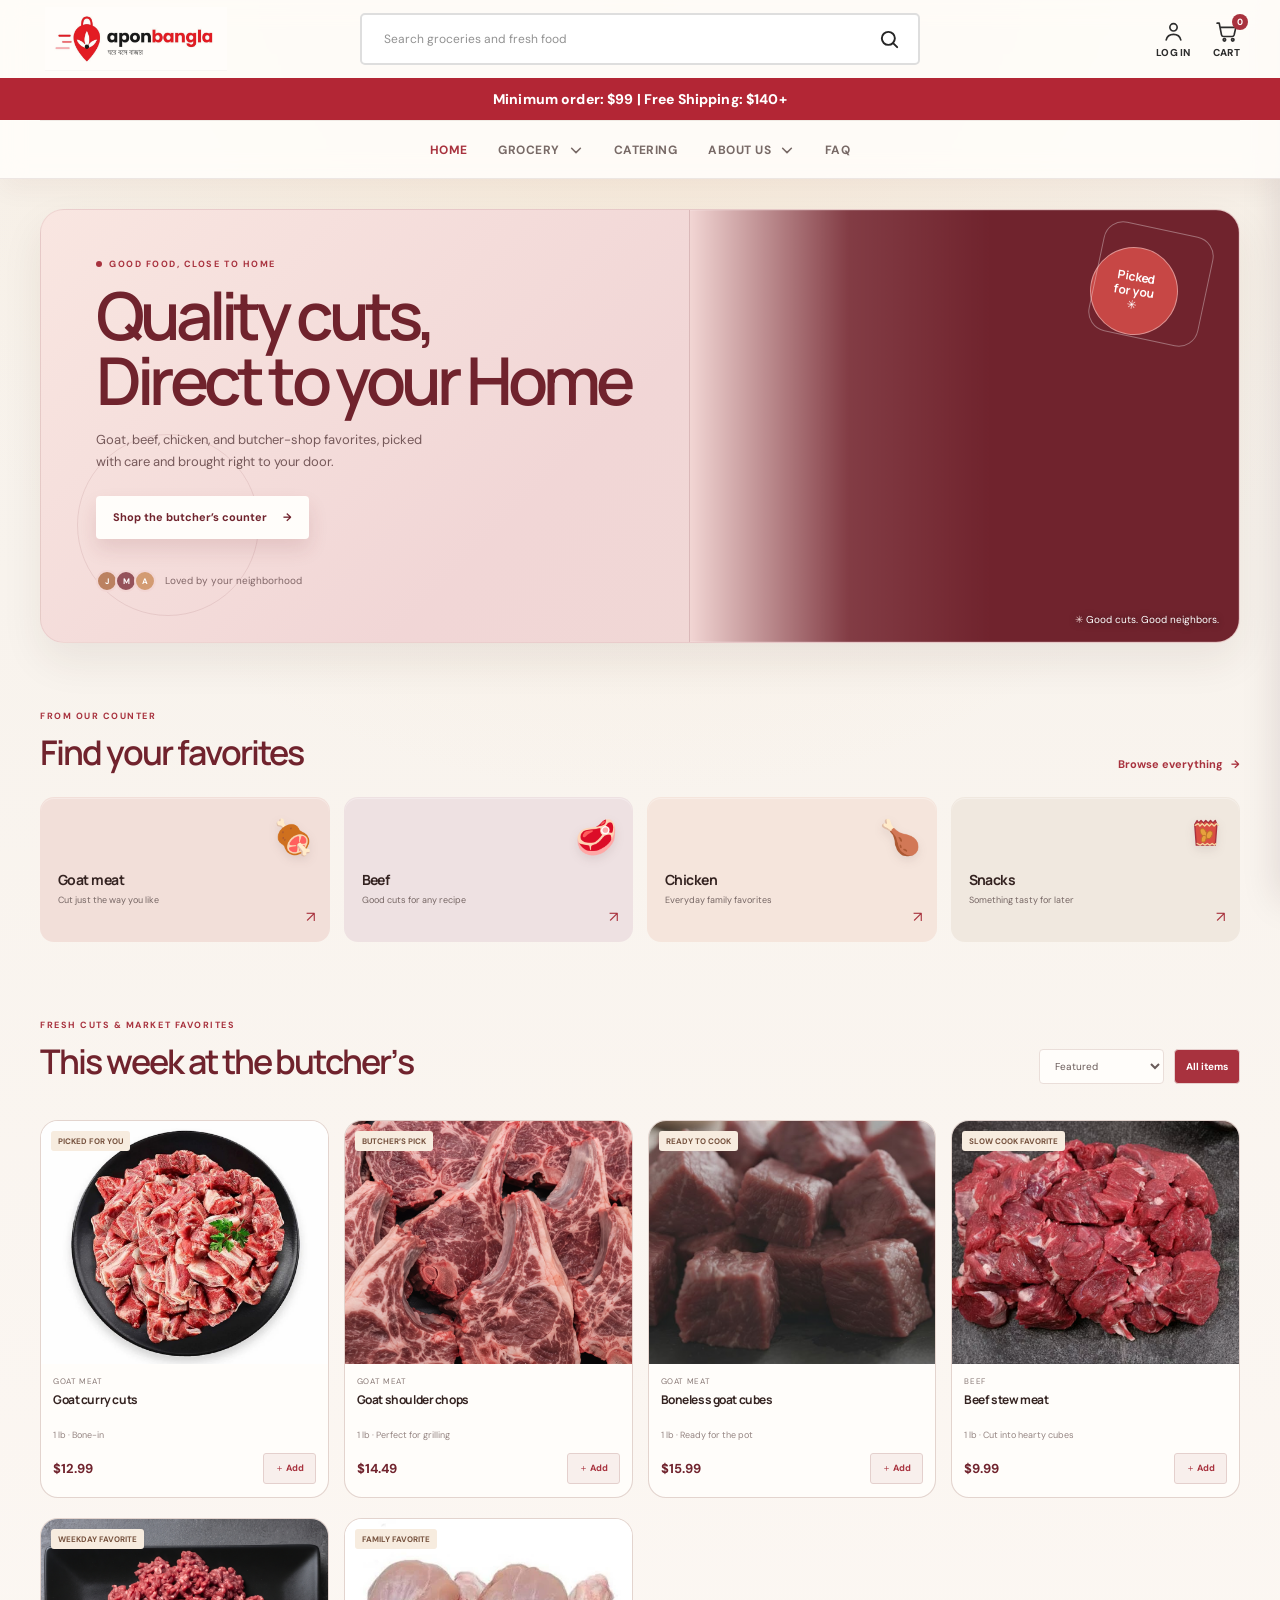
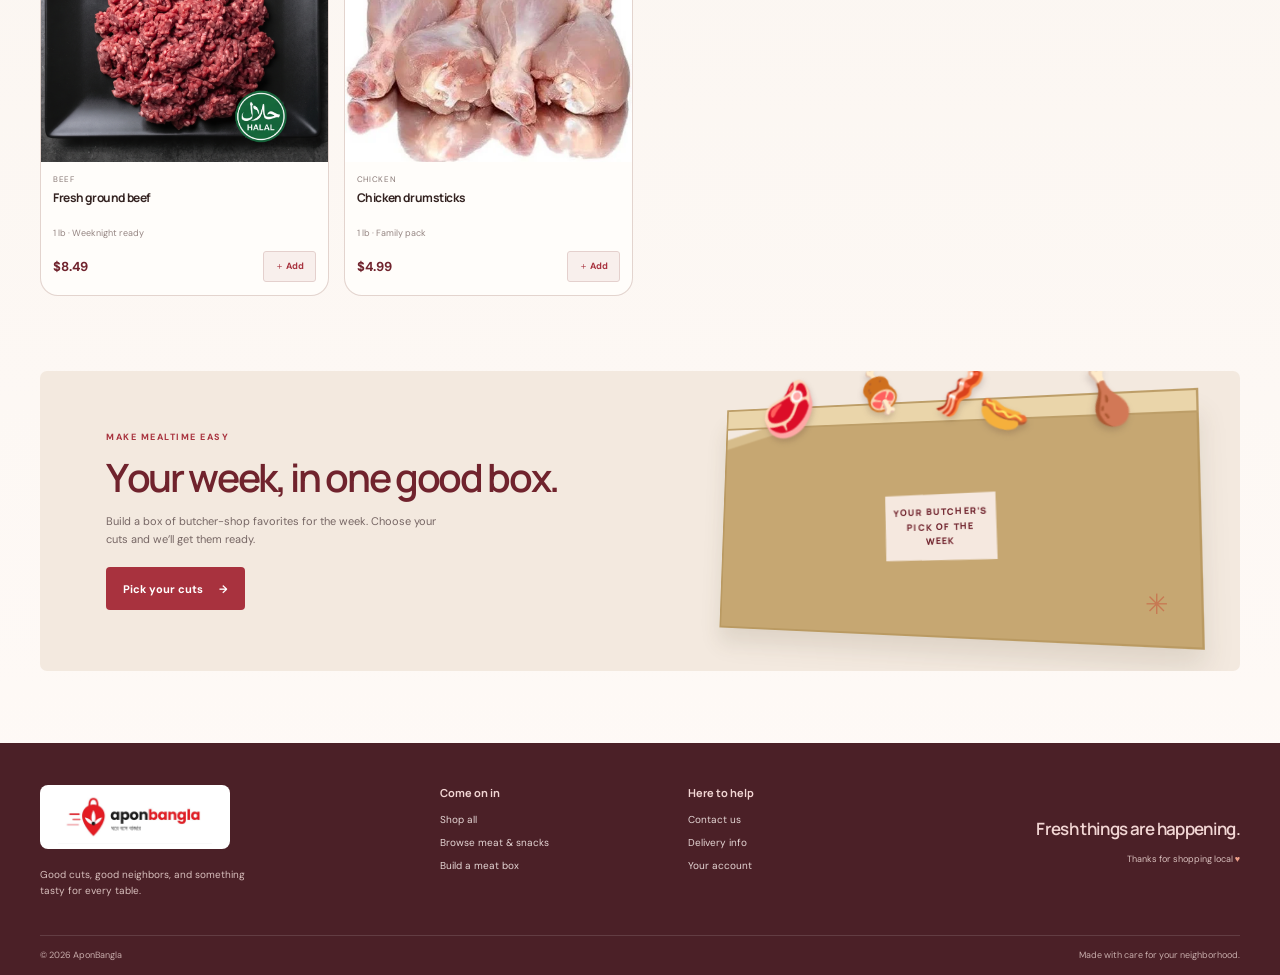
<file: index.html>
<!doctype html>
<html lang="en">
  <head>
    <meta charset="UTF-8" />
    <meta name="viewport" content="width=device-width, initial-scale=1.0" />
    <meta name="theme-color" content="#f7f7ef" />
    <meta
      name="description"
      content="Quality goat, beef, chicken, and market snacks from AponBangla."
    />
    <title>AponBangla — Good food, close to home</title>
    <link rel="icon" type="image/svg+xml" href="hilltop-market-icon.svg" />
    <link rel="preconnect" href="https://fonts.googleapis.com" />
    <link rel="preconnect" href="https://fonts.gstatic.com" crossorigin />
    <link
      href="https://fonts.googleapis.com/css2?family=DM+Sans:wght@400;500;600;700&family=Manrope:wght@400;500;600;700;800&display=swap"
      rel="stylesheet"
    />
    <link rel="stylesheet" href="styles.css" />
    <script src="clerk-config.js" defer></script>
    <script src="clerk-loader.js" defer></script>
    <script src="app.js" defer></script>
  </head>
  <body>
    <div class="announcement">
      <span class="announcement-spark" aria-hidden="true">✳</span>
      <span>Fresh cuts and snacks, delivered with care. Free delivery over $150.</span>
      <a href="#shop">Shop now <span aria-hidden="true">→</span></a>
    </div>

    <header class="site-header">
      <div class="header-main page-shell">
        <button
          class="icon-button menu-toggle"
          id="menu-toggle"
          type="button"
          aria-label="Open navigation"
          aria-expanded="false"
        >
          <svg viewBox="0 0 24 24" aria-hidden="true">
            <path d="M4 7h16M4 12h16M4 17h16" />
          </svg>
        </button>

        <a class="brand" href="#" aria-label="AponBangla home">
          <img class="brand-logo" src="aponbangla-logo.jpg" alt="AponBangla" />
        </a>

        <form class="search-form" id="search-form" role="search">
          <label class="sr-only" for="product-search">Search groceries</label>
          <input
            id="product-search"
            name="q"
            type="search"
            placeholder="Search groceries and fresh food"
            autocomplete="off"
          />
          <button type="submit" aria-label="Search groceries">
            <svg viewBox="0 0 24 24" aria-hidden="true">
              <circle cx="10.8" cy="10.8" r="6.8" />
              <path d="m16 16 4 4" />
            </svg>
          </button>
        </form>

        <div class="header-actions">
          <button class="delivery-link" id="delivery-link" type="button">
            <span class="delivery-pin" aria-hidden="true">
              <svg viewBox="0 0 24 24">
                <path d="M19 10c0 5-7 11-7 11S5 15 5 10a7 7 0 1 1 14 0Z" />
                <circle cx="12" cy="10" r="2.2" />
              </svg>
            </span>
            <span><small>Delivering to</small><strong id="delivery-zip">Your area</strong></span>
          </button>
          <button class="account-button" id="account-button" type="button" aria-label="Account">
            <svg viewBox="0 0 24 24" aria-hidden="true">
              <circle cx="12" cy="8" r="3.5" />
              <path d="M5 20c.8-3.4 3.2-5.2 7-5.2s6.2 1.8 7 5.2" />
            </svg>
            <span id="account-label">Log in</span>
          </button>
          <button class="cart-button" id="cart-open" type="button" aria-label="Open cart">
            <svg viewBox="0 0 24 24" aria-hidden="true">
              <path d="M3 4h2l2.2 11.2a2 2 0 0 0 2 1.6h8.2a2 2 0 0 0 1.9-1.4L21 8H6" />
              <circle cx="10" cy="20" r="1.2" />
              <circle cx="18" cy="20" r="1.2" />
            </svg>
            <span>Cart</span>
            <span class="cart-count" id="cart-count">0</span>
          </button>
        </div>
      </div>

      <div class="order-info-bar" role="note">
        <span class="order-info-message">
          Minimum order: $99 <span aria-hidden="true">|</span> Free Shipping: $140+
        </span>
      </div>

      <nav class="main-nav page-shell" id="main-nav" aria-label="Main navigation">
        <a class="nav-active" href="#">Home</a>
        <details class="nav-dropdown" id="grocery-menu">
          <summary>
            Grocery
            <svg class="dropdown-chevron" viewBox="0 0 16 16" aria-hidden="true">
              <path d="m3 6 5 5 5-5" />
            </svg>
          </summary>
          <div class="grocery-dropdown">
            <a href="#shop" data-category-link=""><span class="dropdown-icon" aria-hidden="true">🛍️</span><span><strong>All collections</strong></span></a>
            <a href="#shop" data-category-link="Fish"><span class="dropdown-icon" aria-hidden="true">🐟</span><span><strong>Fish</strong></span></a>
            <a href="#shop" data-category-link="Dry fish"><span class="dropdown-icon" aria-hidden="true">🐠</span><span><strong>Dry fish</strong></span></a>
            <a href="#shop" data-category-link="Chicken"><span class="dropdown-icon" aria-hidden="true">🍗</span><span><strong>Chicken</strong></span></a>
            <a href="#shop" data-category-link="Beef"><span class="dropdown-icon" aria-hidden="true">🥩</span><span><strong>Beef</strong></span></a>
            <a href="#shop" data-category-link="Goat meat"><span class="dropdown-icon" aria-hidden="true">🍖</span><span><strong>Goat</strong></span></a>
            <a href="#shop" data-category-link="Lamb"><span class="dropdown-icon" aria-hidden="true">🐑</span><span><strong>Lamb</strong></span></a>
            <a href="#shop" data-category-link="Duck"><span class="dropdown-icon" aria-hidden="true">🦆</span><span><strong>Duck</strong></span></a>
            <a href="#shop" data-category-link="Oil"><span class="dropdown-icon" aria-hidden="true">🫗</span><span><strong>Oil</strong></span></a>
            <a href="#shop" data-category-link="Fresh vegetables"><span class="dropdown-icon" aria-hidden="true">🥬</span><span><strong>Fresh vegetables</strong></span></a>
            <a href="#shop" data-category-link="Frozen vegetables"><span class="dropdown-icon" aria-hidden="true">🫛</span><span><strong>Frozen vegetables</strong></span></a>
            <a href="#shop" data-category-link="Spice"><span class="dropdown-icon" aria-hidden="true">🌶️</span><span><strong>Spice</strong></span></a>
            <a href="#shop" data-category-link="Ready mix masala"><span class="dropdown-icon" aria-hidden="true">🥣</span><span><strong>Ready mix masala</strong></span></a>
            <a href="#shop" data-category-link="Snacks"><span class="dropdown-icon" aria-hidden="true">🍿</span><span><strong>Snacks</strong></span></a>
            <a href="#shop" data-category-link="Frozen sweets"><span class="dropdown-icon" aria-hidden="true">🍨</span><span><strong>Frozen sweets</strong></span></a>
            <a href="#shop" data-category-link="Rice"><span class="dropdown-icon" aria-hidden="true">🍚</span><span><strong>Rice</strong></span></a>
            <a href="#shop" data-category-link="Pickles"><span class="dropdown-icon" aria-hidden="true">🫙</span><span><strong>Pickles</strong></span></a>
          </div>
        </details>
        <a href="#weekly-box">Catering</a>
        <details class="nav-dropdown">
          <summary>
            About us
            <svg class="dropdown-chevron" viewBox="0 0 16 16" aria-hidden="true">
              <path d="m3 6 5 5 5-5" />
            </svg>
          </summary>
          <div class="nav-simple-menu nav-simple-menu-right">
            <a href="#about-us">Our story</a>
            <a href="mailto:hello@hilltopmarket.example">Contact us</a>
          </div>
        </details>
        <a href="#faq">FAQ</a>
      </nav>
    </header>

    <main>
      <section class="hero page-shell" aria-labelledby="hero-title">
        <div class="hero-content">
          <p class="eyebrow"><span></span> GOOD FOOD, CLOSE TO HOME</p>
          <h1 id="hero-title" class="hero-title" data-animate-letters>
            <span>Quality cuts,</span>
            <span>Direct to your Home</span>
          </h1>
          <p class="hero-copy">
            Goat, beef, chicken, and butcher-shop favorites, picked with care and brought right to your door.
          </p>
          <a class="button button-light" href="#shop">Shop the butcher’s counter <span aria-hidden="true">→</span></a>
          <div class="hero-note">
            <span class="avatar-stack" aria-hidden="true">
              <span>J</span><span>M</span><span>A</span>
            </span>
            <span>Loved by your neighborhood</span>
          </div>
        </div>
        <div class="hero-photo" role="img" aria-label="Fresh cuts of meat at a neighborhood butcher market">
          <div class="hero-sticker"><span>Picked<br />for you</span><span aria-hidden="true">✳</span></div>
        </div>
        <div class="hero-bottom-note"><span aria-hidden="true">✳</span> Good cuts. Good neighbors.</div>
      </section>

      <section class="category-section page-shell" id="categories" aria-labelledby="category-title">
        <div class="section-heading">
          <div>
            <p class="eyebrow">FROM OUR COUNTER</p>
            <h2 id="category-title" data-animate-letters>Find your favorites</h2>
          </div>
          <a class="text-link" href="#shop">Browse everything <span aria-hidden="true">→</span></a>
        </div>
        <div class="category-grid" id="category-grid">
          <button class="category-card category-goat" type="button" data-category="Goat meat">
            <span class="category-emoji" aria-hidden="true">🍖</span>
            <span class="category-name">Goat meat</span>
            <span class="category-caption">Cut just the way you like</span>
            <span class="category-arrow" aria-hidden="true">↗</span>
          </button>
          <button class="category-card category-beef" type="button" data-category="Beef">
            <span class="category-emoji" aria-hidden="true">🥩</span>
            <span class="category-name">Beef</span>
            <span class="category-caption">Good cuts for any recipe</span>
            <span class="category-arrow" aria-hidden="true">↗</span>
          </button>
          <button class="category-card category-chicken" type="button" data-category="Chicken">
            <span class="category-emoji" aria-hidden="true">🍗</span>
            <span class="category-name">Chicken</span>
            <span class="category-caption">Everyday family favorites</span>
            <span class="category-arrow" aria-hidden="true">↗</span>
          </button>
          <button class="category-card category-snacks" type="button" data-category="Snacks">
            <span class="category-emoji" aria-hidden="true">
              <svg class="snack-icon" viewBox="0 0 48 48">
                <path d="m14 7 2 3 3-3 3 3 3-3 3 3 3-3 3 3 3-3 2 5-2 26H13l-2-26 3-5Z" />
                <path d="m11.5 13 4-2 2 3 3-3 3 3 3-3 3 3 3-3 3 3 3-3 2.5 2" />
                <path d="m14 36 4 2 3-2 3 2 3-2 3 2 3-2 3 2 2-2" />
                <ellipse cx="22" cy="22" rx="3.4" ry="5.2" transform="rotate(-27 22 22)" />
                <ellipse cx="29.5" cy="25" rx="3.4" ry="5.2" transform="rotate(22 29.5 25)" />
                <ellipse cx="22.5" cy="30" rx="3" ry="4.5" transform="rotate(18 22.5 30)" />
              </svg>
            </span>
            <span class="category-name">Snacks</span>
            <span class="category-caption">Something tasty for later</span>
            <span class="category-arrow" aria-hidden="true">↗</span>
          </button>
        </div>
      </section>

      <section class="products-section page-shell" id="shop" aria-labelledby="products-title">
        <div class="section-heading products-heading" id="weekly-picks">
          <div>
            <p class="eyebrow">FRESH CUTS & MARKET FAVORITES</p>
            <h2 id="products-title" data-animate-letters>This week at the butcher’s</h2>
          </div>
          <div class="product-controls">
            <label class="sr-only" for="sort-products">Sort products</label>
            <select id="sort-products">
              <option value="featured">Featured</option>
              <option value="price-asc">Price: low to high</option>
              <option value="price-desc">Price: high to low</option>
              <option value="name">Name: A to Z</option>
            </select>
            <button class="filter-chip active" id="clear-filter" type="button">All items</button>
          </div>
        </div>
        <p class="results-message" id="results-message" aria-live="polite"></p>
        <div class="product-grid" id="product-grid"></div>
        <div class="empty-results" id="empty-results" hidden>
          <span aria-hidden="true">🥩</span>
          <h3>No cuts found</h3>
          <p>Try another search or browse all of our butcher-shop favorites.</p>
          <button class="button button-green" id="reset-search" type="button">Show all items</button>
        </div>
      </section>

      <section class="weekly-box page-shell" id="weekly-box">
        <div class="weekly-box-copy">
          <p class="eyebrow">MAKE MEALTIME EASY</p>
          <h2 data-animate-letters>Your week, in one good box.</h2>
          <p>Build a box of butcher-shop favorites for the week. Choose your cuts and we’ll get them ready.</p>
          <a class="button button-green" href="#shop">Pick your cuts <span aria-hidden="true">→</span></a>
        </div>
        <div class="weekly-box-visual" aria-hidden="true">
          <div class="box-label">YOUR BUTCHER’S<br />PICK OF THE<br />WEEK</div>
          <span class="box-product product-one">🥩</span>
          <span class="box-product product-two">🍖</span>
          <span class="box-product product-three">🍗</span>
          <span class="box-product product-four">🌭</span>
          <span class="box-product product-five">🥓</span>
        </div>
        <span class="weekly-box-spark" aria-hidden="true">✳</span>
      </section>
    </main>

    <footer class="site-footer" id="about-us">
      <div class="page-shell footer-main">
        <div class="footer-brand-block">
          <a class="brand brand-footer" href="#">
            <img class="brand-logo" src="aponbangla-logo.jpg" alt="AponBangla" />
          </a>
          <p>Good cuts, good neighbors, and something tasty for every table.</p>
        </div>
        <div class="footer-column" id="faq">
          <h3>Come on in</h3>
          <a href="#shop">Shop all</a>
          <a href="#categories">Browse meat & snacks</a>
          <a href="#weekly-box">Build a meat box</a>
        </div>
        <div class="footer-column">
          <h3>Here to help</h3>
          <a href="mailto:hello@hilltopmarket.example">Contact us</a>
          <a href="#delivery-link">Delivery info</a>
          <a href="#account-button">Your account</a>
        </div>
        <div class="footer-signoff">
          <p>Fresh things are happening.</p>
          <span>Thanks for shopping local <span aria-hidden="true">♥</span></span>
        </div>
      </div>
      <div class="footer-bottom page-shell">
        <span>© 2026 AponBangla</span>
        <span>Made with care for your neighborhood.</span>
      </div>
    </footer>

    <div class="overlay" id="overlay" hidden></div>
    <aside
      class="cart-drawer"
      id="cart-drawer"
      aria-labelledby="cart-title"
      aria-modal="true"
      role="dialog"
      aria-hidden="true"
    >
      <div class="drawer-header">
        <div>
          <p class="eyebrow">YOUR GOOD PICKS</p>
          <h2 id="cart-title">Your cart <span id="drawer-count">(0)</span></h2>
        </div>
        <button class="icon-button drawer-close" id="cart-close" type="button" aria-label="Close cart">
          <svg viewBox="0 0 24 24" aria-hidden="true">
            <path d="m6 6 12 12M18 6 6 18" />
          </svg>
        </button>
      </div>
      <div class="delivery-progress" id="delivery-progress"></div>
      <div class="cart-items" id="cart-items"></div>
      <div class="cart-empty" id="cart-empty">
        <span aria-hidden="true">🧺</span>
        <h3>Your basket is taking a breather.</h3>
        <p>Add a few good things and they’ll show up here.</p>
        <button class="button button-green" id="continue-shopping" type="button">Keep shopping</button>
      </div>
      <div class="cart-summary" id="cart-summary">
        <div><span>Subtotal</span><strong id="cart-subtotal">$0.00</strong></div>
        <p>Taxes and delivery are calculated at checkout.</p>
        <button class="button button-green checkout-button" id="checkout-button" type="button">
          Continue to checkout <span aria-hidden="true">→</span>
        </button>
        <span class="secure-note"><span aria-hidden="true">✳</span> Secure checkout · Local delivery</span>
      </div>
    </aside>
    <div class="toast" id="toast" role="status" aria-live="polite"></div>
  </body>
</html>
</file>
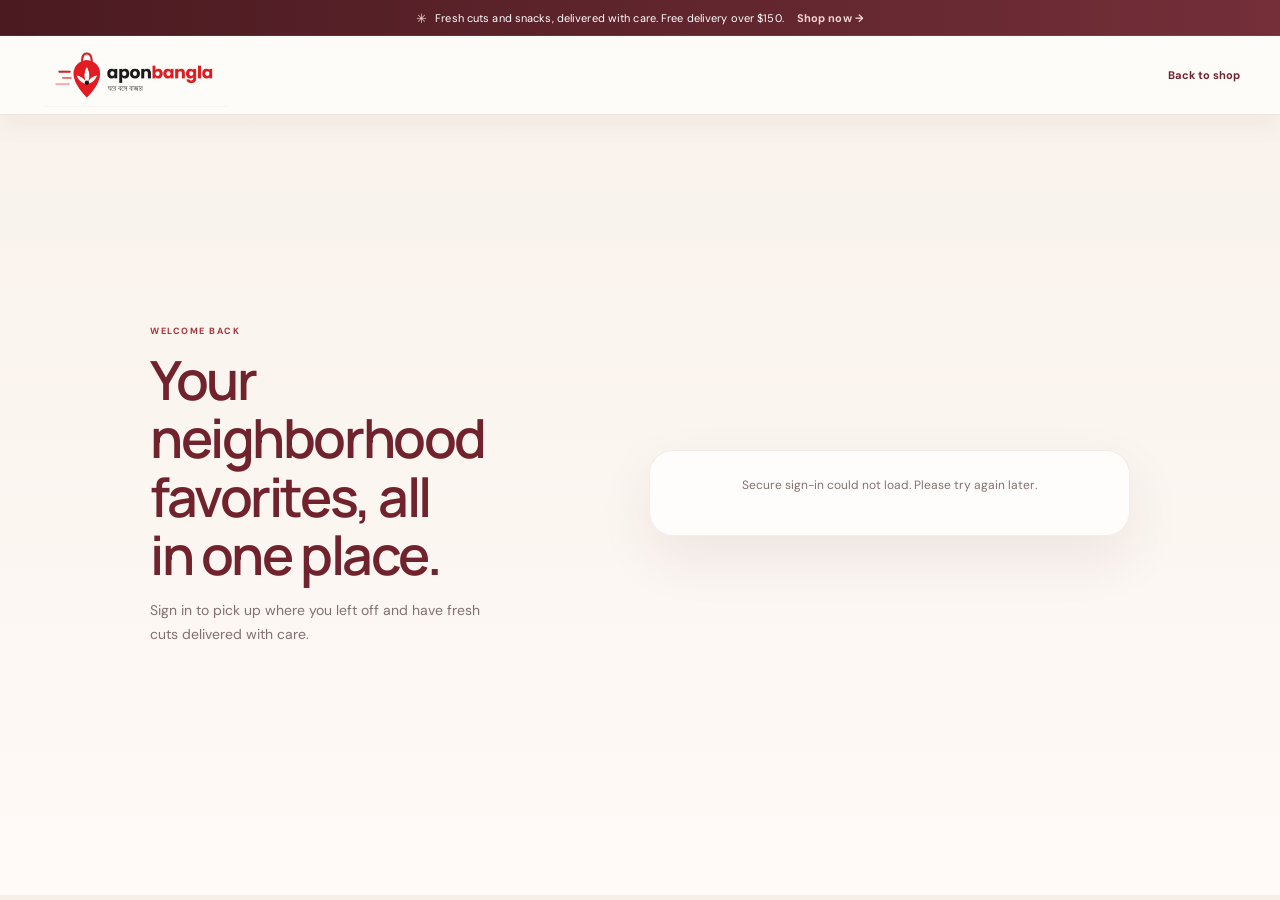
<file: login.html>
<!doctype html>
<html lang="en">
  <head>
    <meta charset="UTF-8" />
    <meta name="viewport" content="width=device-width, initial-scale=1.0" />
    <meta name="theme-color" content="#f7f7ef" />
    <title>Sign in to AponBangla</title>
    <link rel="icon" type="image/svg+xml" href="hilltop-market-icon.svg" />
    <link rel="preconnect" href="https://fonts.googleapis.com" />
    <link rel="preconnect" href="https://fonts.gstatic.com" crossorigin />
    <link
      href="https://fonts.googleapis.com/css2?family=DM+Sans:wght@400;500;600;700&family=Manrope:wght@400;500;600;700;800&display=swap"
      rel="stylesheet"
    />
    <link rel="stylesheet" href="styles.css" />
    <script src="clerk-config.js" defer></script>
    <script src="clerk-loader.js" defer></script>
    <script src="login.js" defer></script>
  </head>
  <body class="login-page-body">
    <div class="announcement">
      <span class="announcement-spark" aria-hidden="true">✳</span>
      <span>Fresh cuts and snacks, delivered with care. Free delivery over $150.</span>
      <a href="index.html#shop">Shop now <span aria-hidden="true">→</span></a>
    </div>

    <header class="site-header login-header">
      <div class="header-main page-shell login-header-main">
        <a class="brand" href="index.html" aria-label="AponBangla home">
          <img class="brand-logo" src="aponbangla-logo.jpg" alt="AponBangla" />
        </a>
        <a class="back-home-link" href="index.html">Back to shop</a>
      </div>
    </header>

    <main class="login-shell page-shell">
      <section class="login-panel" aria-labelledby="login-title">
        <div class="login-copy">
          <p class="eyebrow"><span></span> WELCOME BACK</p>
          <h1 id="login-title">Your neighborhood favorites, all in one place.</h1>
          <p>Sign in to pick up where you left off and have fresh cuts delivered with care.</p>
        </div>
        <div class="login-card">
          <p class="login-auth-status" id="login-auth-status" role="status" aria-live="polite">
            Loading secure sign-in…
          </p>
          <div id="clerk-sign-in"></div>
        </div>
      </section>
    </main>
  </body>
</html>
</file>
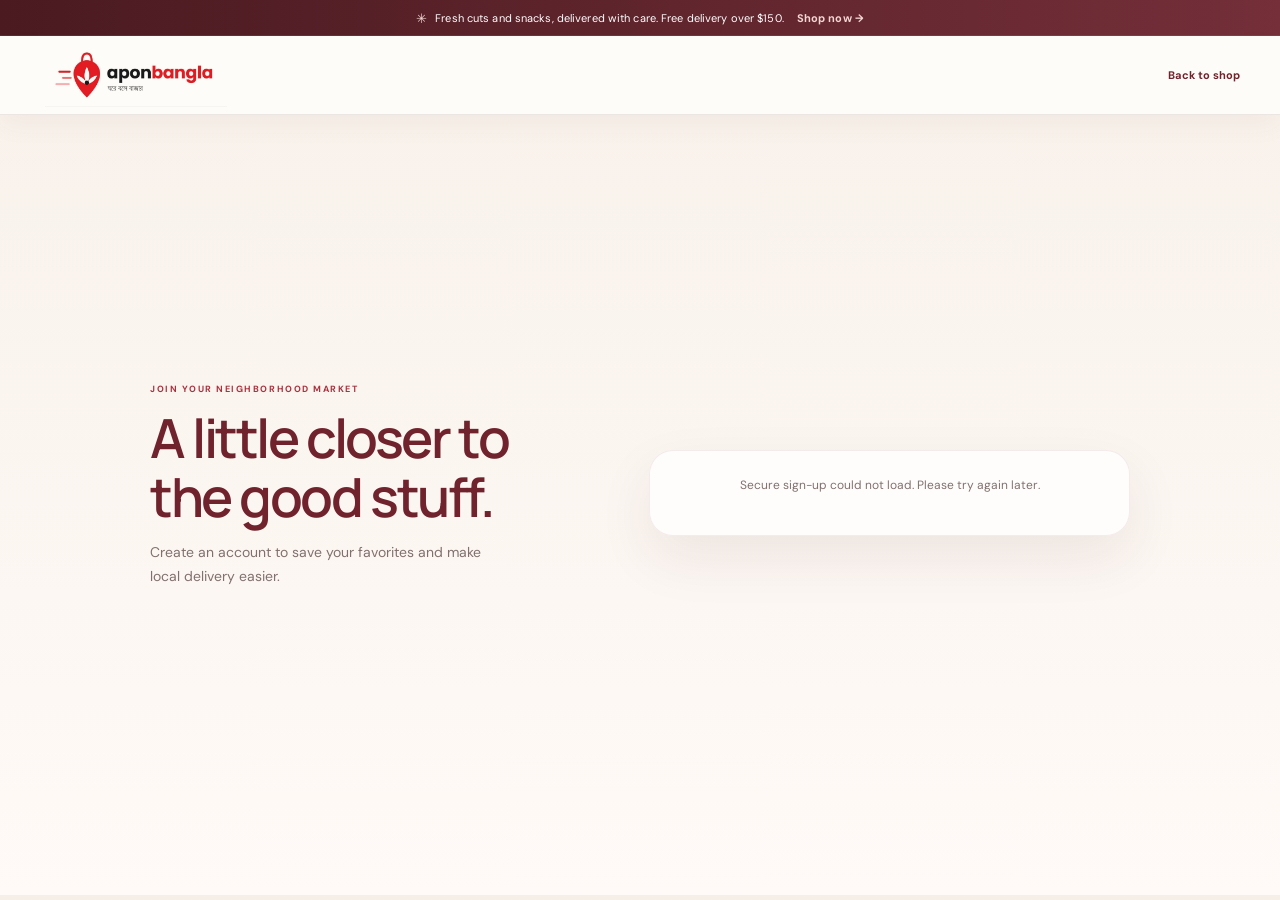
<file: sign-up.html>
<!doctype html>
<html lang="en">
  <head>
    <meta charset="UTF-8" />
    <meta name="viewport" content="width=device-width, initial-scale=1.0" />
    <meta name="theme-color" content="#f7f7ef" />
    <title>Create an account — AponBangla</title>
    <link rel="icon" type="image/svg+xml" href="hilltop-market-icon.svg" />
    <link rel="preconnect" href="https://fonts.googleapis.com" />
    <link rel="preconnect" href="https://fonts.gstatic.com" crossorigin />
    <link
      href="https://fonts.googleapis.com/css2?family=DM+Sans:wght@400;500;600;700&family=Manrope:wght@400;500;600;700;800&display=swap"
      rel="stylesheet"
    />
    <link rel="stylesheet" href="styles.css" />
    <script src="clerk-config.js" defer></script>
    <script src="clerk-loader.js" defer></script>
    <script src="sign-up.js" defer></script>
  </head>
  <body class="login-page-body">
    <div class="announcement">
      <span class="announcement-spark" aria-hidden="true">✳</span>
      <span>Fresh cuts and snacks, delivered with care. Free delivery over $150.</span>
      <a href="index.html#shop">Shop now <span aria-hidden="true">→</span></a>
    </div>

    <header class="site-header login-header">
      <div class="header-main page-shell login-header-main">
        <a class="brand" href="index.html" aria-label="AponBangla home">
          <img class="brand-logo" src="aponbangla-logo.jpg" alt="AponBangla" />
        </a>
        <a class="back-home-link" href="index.html">Back to shop</a>
      </div>
    </header>

    <main class="login-shell page-shell">
      <section class="login-panel" aria-labelledby="signup-title">
        <div class="login-copy">
          <p class="eyebrow"><span></span> JOIN YOUR NEIGHBORHOOD MARKET</p>
          <h1 id="signup-title">A little closer to the good stuff.</h1>
          <p>Create an account to save your favorites and make local delivery easier.</p>
        </div>
        <div class="login-card">
          <p class="login-auth-status" id="signup-auth-status" role="status" aria-live="polite">
            Loading secure sign-up…
          </p>
          <div id="clerk-sign-up"></div>
        </div>
      </section>
    </main>
  </body>
</html>
</file>
<file: styles.css>
:root {
  color-scheme: light;
  --ink: #342321;
  --muted: #81716e;
  --green: #a8323e;
  --green-dark: #70232d;
  --lime: #f2d6d4;
  --cream: #fbf6f1;
  --paper: #fffdfa;
  --line: #eaded9;
  --orange: #c74745;
  --terracotta: #d57b5d;
  --sand: #f4ddb8;
  --sage: #dfe7dc;
  --shadow-soft: 0 18px 42px rgba(69, 32, 30, 0.08);
  --font-body: "DM Sans", sans-serif;
  --font-display: "Manrope", sans-serif;
  font-family: var(--font-body);
  color: var(--ink);
  background: linear-gradient(180deg, #f5efe8 0%, #fffaf6 100%);
  font-synthesis: none;
  text-rendering: optimizeLegibility;
}

* {
  box-sizing: border-box;
}

html {
  scroll-behavior: smooth;
}

body {
  min-width: 320px;
  margin: 0;
  background:
    radial-gradient(circle at top, rgba(246, 210, 168, 0.28), transparent 30%),
    linear-gradient(180deg, #f6f1ea 0%, #fffaf7 100%);
}

body.drawer-open {
  overflow: hidden;
}

button,
input,
select {
  font: inherit;
}

button,
a,
select {
  -webkit-tap-highlight-color: transparent;
}

button {
  color: inherit;
}

a {
  color: inherit;
  text-decoration: none;
}

button:focus-visible,
a:focus-visible,
input:focus-visible,
select:focus-visible {
  outline: 3px solid #e0a4a2;
  outline-offset: 3px;
}

.page-shell {
  width: min(1200px, calc(100% - 64px));
  margin-inline: auto;
}

.sr-only {
  position: absolute;
  width: 1px;
  height: 1px;
  padding: 0;
  overflow: hidden;
  clip: rect(0, 0, 0, 0);
  white-space: nowrap;
  clip-path: inset(50%);
  border: 0;
}

.announcement {
  display: flex;
  min-height: 36px;
  align-items: center;
  justify-content: center;
  gap: 8px;
  padding: 7px 16px;
  background: linear-gradient(90deg, #4a1a20 0%, #742f39 100%);
  color: #fff;
  font-size: 11px;
  letter-spacing: 0.01em;
  box-shadow: inset 0 -1px 0 rgba(255, 255, 255, 0.08);
}

body:not(.login-page-body) > .announcement {
  display: none;
}

.announcement-spark {
  color: #f2d6d4;
  font-size: 13px;
}

.announcement a {
  margin-left: 5px;
  color: #f2d6d4;
  font-weight: 700;
}

.site-header {
  position: sticky;
  top: 0;
  z-index: 30;
  background: rgba(255, 253, 250, 0.9);
  backdrop-filter: blur(12px);
  border-bottom: 1px solid rgba(111, 79, 72, 0.12);
  box-shadow: 0 12px 24px rgba(74, 26, 32, 0.04);
}

.header-main {
  display: grid;
  min-height: 78px;
  grid-template-columns: minmax(180px, 1fr) minmax(320px, 560px) minmax(180px, 1fr);
  align-items: center;
  gap: 30px;
}

.order-info-bar {
  display: flex;
  min-height: 42px;
  align-items: center;
  justify-content: center;
  gap: 9px;
  padding: 9px 16px;
  background: #b32635;
  color: #fff;
  font-size: 14px;
  font-weight: 800;
  letter-spacing: 0.01em;
  text-align: center;
}

.order-info-message {
  display: inline-block;
  transform-origin: center;
  animation: orderInfoPulse 1.6s ease-in-out infinite;
  will-change: transform;
}

@keyframes orderInfoPulse {
  0%,
  100% {
    transform: scale(1);
  }
  50% {
    transform: scale(1.06);
  }
}

@media (prefers-reduced-motion: reduce) {
  .order-info-message {
    animation: none;
  }
}

.brand {
  display: inline-flex;
  width: fit-content;
  align-items: center;
}

.brand-logo {
  display: block;
  width: clamp(170px, 15vw, 220px);
  height: 64px;
  object-fit: contain;
}

.brand:not(.brand-footer) .brand-logo {
  mix-blend-mode: multiply;
}

.brand-mark {
  display: inline-flex;
  width: 38px;
  height: 38px;
  flex: 0 0 auto;
  align-items: center;
  justify-content: center;
  overflow: hidden;
  border-radius: 10px;
}

.brand-mark img {
  display: block;
  width: 100%;
  height: 100%;
  object-fit: cover;
}

.brand-name {
  color: var(--green-dark);
  font-family: var(--font-display);
  font-size: 16px;
  font-weight: 800;
  letter-spacing: -0.07em;
}

.brand-name span {
  display: block;
  margin-top: -4px;
  color: #a85d62;
  font-size: 13px;
  letter-spacing: 0.04em;
}

.search-form {
  display: flex;
  width: 100%;
  height: 52px;
  align-items: center;
  justify-self: center;
  gap: 12px;
  padding: 0 10px 0 20px;
  border: 2px solid #dedede;
  border-radius: 5px;
  background: #fff;
}

.search-form input {
  width: 100%;
  min-width: 0;
  border: 0;
  outline: 0;
  background: transparent;
  color: var(--ink);
  font-size: 12px;
}

.search-form input::placeholder {
  color: #929292;
}

.search-form button {
  display: grid;
  width: 38px;
  height: 38px;
  flex: 0 0 auto;
  place-items: center;
  padding: 0;
  border: 0;
  background: transparent;
  color: #252525;
  cursor: pointer;
}

.search-form button svg {
  width: 23px;
  height: 23px;
  fill: none;
  stroke: currentColor;
  stroke-linecap: round;
  stroke-width: 2;
}

.header-actions {
  display: flex;
  align-items: center;
  justify-self: end;
  gap: 22px;
}

.delivery-link,
.account-button,
.cart-button {
  display: inline-flex;
  align-items: center;
  gap: 7px;
  padding: 0;
  border: 0;
  background: transparent;
  cursor: pointer;
  font-size: 12px;
}

.delivery-link {
  display: none;
}

.delivery-link > span:last-child {
  display: grid;
  gap: 2px;
}

.delivery-link small {
  color: var(--muted);
  font-size: 10px;
}

.delivery-link strong {
  font-size: 11px;
}

.delivery-pin svg,
.account-button svg,
.cart-button svg {
  width: 20px;
  height: 20px;
  fill: none;
  stroke: var(--green);
  stroke-linecap: round;
  stroke-linejoin: round;
  stroke-width: 1.6;
}

.account-button {
  flex-direction: column;
  gap: 2px;
  color: #2d2d2d;
  font-size: 10px;
  font-weight: 800;
  letter-spacing: 0.03em;
  text-transform: uppercase;
}

.account-button svg,
.cart-button svg {
  width: 25px;
  height: 25px;
  stroke: #2d2d2d;
}

.account-button.logged-in {
  border-radius: 999px;
  padding: 7px 10px;
  background: #f8ece9;
  color: var(--green-dark);
}

.cart-button {
  position: relative;
  flex-direction: column;
  gap: 2px;
  color: #2d2d2d;
  font-size: 10px;
  font-weight: 800;
  letter-spacing: 0.03em;
  text-transform: uppercase;
}

.cart-count {
  position: absolute;
  top: -5px;
  right: -8px;
  display: grid;
  width: 16px;
  height: 16px;
  place-items: center;
  border-radius: 50%;
  background: var(--green);
  color: #fff;
  font-size: 9px;
  font-weight: 700;
}

.main-nav {
  display: flex;
  height: 58px;
  align-items: center;
  justify-content: center;
  gap: clamp(18px, 2.4vw, 43px);
  border-top: 1px solid rgba(111, 79, 72, 0.1);
  font-size: 12px;
  font-weight: 700;
  letter-spacing: 0.04em;
  text-transform: uppercase;
}

.main-nav > a,
.nav-dropdown > summary {
  color: #786a67;
  transition: color 150ms ease, transform 150ms ease;
}

.main-nav > a:hover,
.nav-dropdown > summary:hover,
.main-nav a.nav-active {
  color: var(--green);
}

.main-nav a.nav-active {
  font-weight: 700;
}

.nav-dropdown {
  position: relative;
  height: 100%;
}

.nav-dropdown > summary {
  display: flex;
  height: 100%;
  align-items: center;
  justify-content: center;
  gap: 9px;
  padding: 0;
  color: #786a67;
  cursor: pointer;
  font-size: 12px;
  font-weight: 700;
  letter-spacing: 0.04em;
  list-style: none;
}

.nav-dropdown > summary::-webkit-details-marker {
  display: none;
}

.dropdown-chevron {
  width: 14px;
  height: 14px;
  fill: none;
  stroke: currentColor;
  stroke-linecap: round;
  stroke-linejoin: round;
  stroke-width: 1.8;
  transition: transform 160ms ease;
}

.nav-dropdown[open] .dropdown-chevron {
  transform: rotate(180deg);
}

.grocery-dropdown {
  position: absolute;
  z-index: 40;
  top: calc(100% - 1px);
  left: 50%;
  display: grid;
  grid-template-columns: repeat(3, minmax(180px, 1fr));
  width: min(680px, calc(100vw - 32px));
  padding: 10px;
  transform: translateX(-50%);
  border: 1px solid rgba(111, 79, 72, 0.13);
  border-radius: 10px;
  background: #fffdfa;
  box-shadow: 0 18px 38px rgba(61, 34, 37, 0.14);
}

.nav-simple-menu {
  position: absolute;
  z-index: 40;
  top: calc(100% - 1px);
  left: 50%;
  display: grid;
  width: 210px;
  padding: 9px;
  transform: translateX(-50%);
  border: 1px solid rgba(111, 79, 72, 0.13);
  border-radius: 8px;
  background: #fff;
  box-shadow: 0 18px 38px rgba(61, 34, 37, 0.14);
}

.nav-simple-menu a {
  padding: 11px 12px;
  border-radius: 6px;
  color: var(--ink);
  letter-spacing: 0;
  text-transform: none;
}

.nav-simple-menu a:hover,
.nav-simple-menu a:focus-visible {
  background: #f8ece9;
  color: var(--green);
}

.nav-simple-menu-right {
  right: 0;
  left: auto;
  transform: none;
}

.grocery-dropdown a {
  display: grid;
  grid-template-columns: 38px 1fr;
  align-items: center;
  gap: 11px;
  padding: 11px 12px;
  border-radius: 7px;
  color: var(--ink);
  letter-spacing: 0;
  text-transform: none;
}

.grocery-dropdown a:hover,
.grocery-dropdown a:focus-visible {
  background: #f8ece9;
  color: var(--green);
}

.dropdown-icon {
  display: grid;
  width: 38px;
  height: 38px;
  place-items: center;
  border-radius: 8px;
  background: #f7f1e8;
  font-size: 19px;
}

.grocery-dropdown strong,
.grocery-dropdown small {
  display: block;
}

.grocery-dropdown strong {
  font-size: 12px;
}

.grocery-dropdown small {
  margin-top: 3px;
  color: var(--muted);
  font-size: 9px;
  font-weight: 500;
}

.menu-toggle {
  display: none !important;
}

.hero {
  position: relative;
  display: grid;
  min-height: 414px;
  grid-template-columns: 1fr 0.85fr;
  overflow: hidden;
  margin-top: 30px;
  border: 1px solid rgba(112, 35, 45, 0.08);
  border-radius: 24px;
  background: linear-gradient(135deg, #f9e6e1 0%, #f1d6d6 48%, #efd9d4 100%);
  box-shadow: var(--shadow-soft);
}

.hero::before {
  position: absolute;
  inset: auto auto 26px 36px;
  width: 180px;
  height: 180px;
  border: 1px solid rgba(112, 35, 45, 0.1);
  border-radius: 50%;
  content: "";
}

.hero-content {
  position: relative;
  z-index: 1;
  display: flex;
  align-items: flex-start;
  justify-content: center;
  flex-direction: column;
  padding: 48px 0 50px 8.5%;
}

.hero .button {
  box-shadow: 0 10px 20px rgba(112, 35, 45, 0.12);
}

.eyebrow {
  margin: 0 0 13px;
  color: var(--green);
  font-size: 9px;
  font-weight: 700;
  letter-spacing: 0.17em;
}

.hero .eyebrow {
  display: flex;
  align-items: center;
  gap: 7px;
}

.hero .eyebrow span {
  width: 6px;
  height: 6px;
  border-radius: 50%;
  background: #a8323e;
}

h1,
h2,
h3,
p {
  margin-top: 0;
}

.hero-title {
  display: block;
  margin: 0;
}

.hero-title > span {
  display: inline-block;
}

.letter {
  display: inline-block;
  opacity: 0;
  transform: translateY(18px) rotate(4deg);
  animation: riseIn 0.8s cubic-bezier(0.18, 0.89, 0.32, 1.05) forwards;
  animation-delay: calc((var(--index) * 0.04s) + 0.12s);
}

@keyframes riseIn {
  0% {
    opacity: 0;
    transform: translateY(18px) rotate(4deg);
  }
  100% {
    opacity: 1;
    transform: translateY(0) rotate(0deg);
  }
}

.hero h1 {
  margin: 0;
  color: var(--green-dark);
  font-family: var(--font-display);
  font-size: clamp(42px, 5.3vw, 66px);
  font-weight: 600;
  letter-spacing: -0.075em;
  line-height: 0.98;
}

.hero-copy {
  max-width: 340px;
  margin: 17px 0 22px;
  color: #76595a;
  font-size: 13px;
  line-height: 1.7;
}

.button {
  display: inline-flex;
  min-height: 43px;
  align-items: center;
  justify-content: center;
  gap: 16px;
  padding: 0 17px;
  border: 0;
  border-radius: 4px;
  cursor: pointer;
  font-size: 11px;
  font-weight: 700;
  transition: background 150ms ease, transform 150ms ease;
}

.button:hover {
  transform: translateY(-1px);
}

.button-light {
  background: var(--paper);
  color: var(--green-dark);
}

.button-light:hover {
  background: #fff;
}

.button-green {
  background: var(--green);
  color: #fff;
}

.button-green:hover {
  background: var(--green-dark);
}

.hero-note {
  display: flex;
  align-items: center;
  gap: 9px;
  margin-top: 31px;
  color: #826768;
  font-size: 10px;
}

.avatar-stack {
  display: flex;
  padding-left: 3px;
}

.avatar-stack span {
  display: grid;
  width: 22px;
  height: 22px;
  place-items: center;
  margin-left: -3px;
  border: 2px solid #f2d6d4;
  border-radius: 50%;
  background: #bb8160;
  color: #fff;
  font-size: 8px;
  font-weight: 700;
}

.avatar-stack span:nth-child(2) {
  background: #95525a;
}

.avatar-stack span:nth-child(3) {
  background: #d39b72;
}

.hero-photo {
  position: relative;
  background-color: #70232d;
  background-image: linear-gradient(90deg, #f2d6d4 0%, rgba(242, 214, 212, 0.14) 29%, transparent 55%), url("https://images.unsplash.com/photo-1607623814075-e51df1bdc82f?auto=format&fit=crop&w=1100&q=85");
  background-position: center, 54% 50%;
  background-size: cover;
  box-shadow: inset 0 0 0 1px rgba(255, 255, 255, 0.12);
}

.hero-photo::after {
  position: absolute;
  inset: 18px 32px auto auto;
  width: 110px;
  height: 110px;
  border: 1px solid rgba(255, 255, 255, 0.34);
  border-radius: 20px;
  content: "";
  transform: rotate(12deg);
}

.hero-sticker {
  position: absolute;
  top: 37px;
  right: 11%;
  display: flex;
  width: 88px;
  height: 88px;
  align-items: center;
  justify-content: center;
  flex-direction: column;
  gap: 1px;
  transform: rotate(9deg);
  border: 1px solid rgba(255, 255, 255, 0.4);
  border-radius: 50%;
  background: var(--orange);
  color: #fff;
  text-align: center;
  font-family: var(--font-display);
  font-size: 12px;
  font-weight: 700;
  line-height: 1.15;
}

.hero-sticker span:last-child {
  font-size: 12px;
}

.hero-bottom-note {
  position: absolute;
  right: 20px;
  bottom: 16px;
  z-index: 1;
  color: #fff;
  font-size: 10px;
  text-shadow: 0 1px 7px #3b2023;
}

.hero-bottom-note span {
  color: #f2d6d4;
}

.category-section {
  padding-top: 67px;
}

.section-heading {
  display: flex;
  align-items: end;
  justify-content: space-between;
  gap: 20px;
}

.section-heading .eyebrow {
  margin-bottom: 7px;
}

.section-heading h2,
.weekly-box h2 {
  margin: 0;
  color: var(--green-dark);
  font-family: var(--font-display);
  font-size: clamp(26px, 3vw, 34px);
  font-weight: 600;
  letter-spacing: -0.06em;
}

.text-link {
  margin-bottom: 4px;
  color: var(--green);
  font-size: 11px;
  font-weight: 700;
}

.text-link span {
  margin-left: 5px;
}

.category-grid {
  display: grid;
  grid-template-columns: repeat(4, 1fr);
  gap: 14px;
  margin-top: 22px;
}

.category-card {
  position: relative;
  display: flex;
  min-height: 145px;
  align-items: flex-start;
  justify-content: center;
  flex-direction: column;
  overflow: hidden;
  padding: 19px 17px;
  border: 1px solid transparent;
  border-radius: 14px;
  cursor: pointer;
  text-align: left;
  transition: transform 160ms ease, border-color 160ms ease, box-shadow 160ms ease;
  box-shadow: inset 0 1px 0 rgba(255, 255, 255, 0.3);
}

.category-card:hover {
  transform: translateY(-3px);
  border-color: rgba(112, 35, 45, 0.17);
  box-shadow: 0 18px 28px rgba(94, 46, 35, 0.08);
}

.category-goat {
  background: #f2dfd9;
}

.category-beef {
  background: #eee1e2;
}

.category-chicken {
  background: #f5e5dc;
}

.category-snacks {
  background: #f0e8df;
}

.category-emoji {
  position: absolute;
  top: 17px;
  right: 15px;
  font-size: 34px;
  filter: drop-shadow(0 4px 5px rgba(66, 35, 38, 0.1));
}

.snack-icon {
  display: block;
  width: 38px;
  height: 38px;
  fill: #e8a13d;
  stroke: #a8323e;
  stroke-linecap: round;
  stroke-linejoin: round;
  stroke-width: 1.7;
}

.snack-icon path:first-child {
  fill: #d94e43;
}

.snack-icon path:nth-child(2),
.snack-icon path:nth-child(3) {
  fill: none;
  stroke: #f5d5a0;
}

.snack-icon ellipse {
  stroke: #bd7428;
  stroke-width: 1;
}

.category-name {
  margin-top: 37px;
  font-family: var(--font-display);
  font-size: 14px;
  font-weight: 700;
  letter-spacing: -0.04em;
}

.category-caption {
  margin-top: 5px;
  color: #766664;
  font-size: 9px;
}

.category-arrow {
  position: absolute;
  right: 14px;
  bottom: 14px;
  color: var(--green);
  font-size: 15px;
}

.products-section {
  padding-top: 77px;
  padding-bottom: 75px;
  scroll-margin-top: 20px;
}

.products-heading {
  align-items: end;
}

.product-controls {
  display: flex;
  align-items: center;
  gap: 10px;
}

.product-controls select,
.filter-chip {
  height: 35px;
  padding: 0 11px;
  border: 1px solid var(--line);
  border-radius: 4px;
  background: var(--paper);
  color: #695b59;
  font-size: 10px;
}

.product-controls select {
  cursor: pointer;
}

.filter-chip {
  border-color: #e6cfcd;
  background: #f5e9e6;
  color: var(--green);
  cursor: pointer;
  font-weight: 700;
}

.filter-chip.active {
  background: var(--green);
  color: #fff;
}

.results-message {
  min-height: 14px;
  margin: 13px 0 0;
  color: var(--muted);
  font-size: 10px;
}

.product-grid {
  display: grid;
  grid-template-columns: repeat(4, minmax(0, 1fr));
  gap: 20px 15px;
  margin-top: 9px;
}

.product-card {
  min-width: 0;
  overflow: hidden;
  border: 1px solid rgba(199, 171, 164, 0.5);
  border-radius: 18px;
  background: var(--paper);
  transition: box-shadow 160ms ease, transform 160ms ease;
}

.product-card:hover {
  transform: translateY(-2px);
  box-shadow: 0 16px 30px rgba(75, 36, 39, 0.09);
}

.product-image {
  position: relative;
  display: grid;
  aspect-ratio: 1.18;
  overflow: hidden;
  place-items: center;
  background: #f2eae5;
}

.product-image img {
  width: 100%;
  height: 100%;
  object-fit: cover;
  transition: transform 240ms ease;
}

.product-card:hover .product-image img {
  transform: scale(1.035);
}

.product-badge {
  position: absolute;
  top: 10px;
  left: 10px;
  padding: 5px 7px;
  border-radius: 3px;
  background: #f7ecdf;
  color: #76523e;
  font-size: 8px;
  font-weight: 700;
}

.product-details {
  padding: 12px 12px 13px;
}

.product-category {
  margin: 0 0 5px;
  color: #887875;
  font-size: 8px;
  letter-spacing: 0.08em;
  text-transform: uppercase;
}

.product-name {
  min-height: 35px;
  margin: 0;
  color: var(--ink);
  font-family: var(--font-display);
  font-size: 12px;
  font-weight: 700;
  letter-spacing: -0.035em;
  line-height: 1.45;
}

.product-unit {
  margin: 3px 0 0;
  color: #958582;
  font-size: 9px;
}

.product-card-footer {
  display: flex;
  align-items: center;
  justify-content: space-between;
  gap: 8px;
  margin-top: 12px;
}

.product-price {
  color: var(--green-dark);
  font-size: 13px;
  font-weight: 700;
}

.add-button {
  min-height: 31px;
  padding: 0 11px;
  border: 1px solid #e4d0cd;
  border-radius: 3px;
  background: #f8efec;
  color: var(--green);
  cursor: pointer;
  font-size: 9px;
  font-weight: 700;
}

.add-button:hover {
  border-color: var(--green);
  background: var(--green);
  color: #fff;
}

.empty-results {
  padding: 48px 18px 20px;
  text-align: center;
}

.empty-results > span {
  font-size: 34px;
}

.empty-results h3 {
  margin: 11px 0 7px;
  font-family: var(--font-display);
  font-size: 18px;
}

.empty-results p {
  color: var(--muted);
  font-size: 12px;
}

.weekly-box {
  position: relative;
  display: grid;
  min-height: 300px;
  grid-template-columns: 1fr 1fr;
  overflow: hidden;
  margin-bottom: 72px;
  border-radius: 7px;
  background: #f3e9df;
}

.weekly-box-copy {
  display: flex;
  align-items: flex-start;
  justify-content: center;
  flex-direction: column;
  padding: 42px 0 42px 11%;
}

.weekly-box h2 {
  font-size: 39px;
  line-height: 1.12;
}

.weekly-box-copy > p:not(.eyebrow) {
  max-width: 330px;
  margin: 12px 0 18px;
  color: #766664;
  font-size: 11px;
  line-height: 1.7;
}

.weekly-box-visual {
  position: relative;
  width: 80%;
  height: 230px;
  align-self: center;
  justify-self: center;
  border: 2px solid #ba9a62;
  border-top: 0;
  background: linear-gradient(165deg, transparent 0 7%, #d7bd8b 7.5% 10%, #c6a772 10.5% 100%);
  box-shadow: 0 15px 22px rgba(85, 75, 44, 0.13);
  transform: perspective(400px) rotateY(-9deg) rotateX(3deg);
}

.weekly-box-visual::before {
  position: absolute;
  top: -8px;
  right: -2px;
  left: -2px;
  height: 19px;
  border: 2px solid #bd9e68;
  background: #ead5aa;
  content: "";
}

.box-label {
  position: absolute;
  top: 88px;
  left: 50%;
  display: grid;
  width: 112px;
  height: 66px;
  place-content: center;
  transform: translateX(-50%) rotate(-2deg);
  background: #f5e8df;
  color: #70232d;
  text-align: center;
  font-family: var(--font-display);
  font-size: 9px;
  font-weight: 800;
  letter-spacing: 0.13em;
  line-height: 1.6;
}

.box-product {
  position: absolute;
  font-size: 38px;
  filter: drop-shadow(0 4px 3px rgba(53, 30, 31, 0.18));
}

.product-one {
  top: -39px;
  left: 8%;
  transform: rotate(-21deg);
  font-size: 53px;
}

.product-two {
  top: -47px;
  left: 31%;
  transform: rotate(12deg);
  font-size: 41px;
}

.product-three {
  top: -35px;
  right: 10%;
  transform: rotate(23deg);
  font-size: 47px;
}

.product-four {
  top: -17px;
  right: 32%;
  transform: rotate(-9deg);
  font-size: 38px;
}

.product-five {
  top: -45px;
  left: 48%;
  transform: rotate(-12deg);
  font-size: 47px;
}

.weekly-box-spark {
  position: absolute;
  right: 6%;
  bottom: 16%;
  color: #c77953;
  font-size: 28px;
}

.site-footer {
  background: #4b2027;
  color: #fff;
}

.footer-main {
  display: grid;
  grid-template-columns: 1.7fr 1fr 1fr 1.4fr;
  gap: 30px;
  padding-top: 42px;
  padding-bottom: 36px;
}

.brand-footer .brand-name {
  color: #fff;
}

.brand-footer .brand-name span {
  color: #e8b9b5;
}

.brand-footer .brand-logo {
  width: 190px;
  padding: 5px;
  border-radius: 8px;
  background: #fff;
}

.footer-brand-block > p {
  max-width: 230px;
  margin: 13px 0 0;
  color: #d8bfbd;
  font-size: 10px;
  line-height: 1.6;
}

.footer-column {
  display: grid;
  align-content: start;
  gap: 10px;
  font-size: 10px;
}

.footer-column h3 {
  margin: 0 0 3px;
  color: #f2d6d4;
  font-family: var(--font-display);
  font-size: 11px;
}

.footer-column a {
  color: #e5d6d5;
}

.footer-column a:hover {
  color: #fff;
}

.footer-signoff {
  align-self: center;
  justify-self: end;
  text-align: right;
}

.footer-signoff p {
  margin: 0 0 6px;
  color: #f2d6d4;
  font-family: var(--font-display);
  font-size: 17px;
  font-weight: 600;
  letter-spacing: -0.04em;
}

.footer-signoff span {
  color: #d8bfbd;
  font-size: 9px;
}

.footer-signoff span span {
  color: #efa18b;
}

.footer-bottom {
  display: flex;
  justify-content: space-between;
  padding-top: 13px;
  padding-bottom: 14px;
  border-top: 1px solid rgba(255, 255, 255, 0.13);
  color: #c7acab;
  font-size: 9px;
}

.login-page-body {
  background: linear-gradient(180deg, #f8f1ea 0%, #fffaf7 100%);
}

.login-header {
  position: static;
  backdrop-filter: none;
}

.login-header-main {
  display: flex;
  align-items: center;
  justify-content: space-between;
  gap: 16px;
}

.back-home-link {
  color: var(--green-dark);
  font-size: 11px;
  font-weight: 700;
}

.login-shell {
  display: grid;
  place-items: center;
  min-height: calc(100vh - 120px);
  padding: 36px 0 60px;
}

.login-panel {
  display: grid;
  grid-template-columns: 0.95fr 1.05fr;
  gap: clamp(28px, 5vw, 68px);
  width: min(100%, 980px);
  align-items: center;
}

.login-copy {
  max-width: 420px;
  padding: 0 14px 0 0;
}

.login-copy h1 {
  margin: 0;
  color: var(--green-dark);
  font-family: var(--font-display);
  font-size: clamp(36px, 4.8vw, 54px);
  font-weight: 600;
  line-height: 1.08;
  letter-spacing: -0.045em;
  text-wrap: balance;
}

.login-copy p:last-child {
  max-width: 360px;
  margin-top: 16px;
  color: var(--muted);
  font-size: 14px;
  line-height: 1.7;
}

.login-card {
  min-width: 0;
  width: 100%;
  padding: 26px 24px;
  border: 1px solid rgba(112, 35, 45, 0.08);
  border-radius: 24px;
  background: rgba(255, 255, 255, 0.78);
  box-shadow: 0 22px 55px rgba(56, 20, 20, 0.08);
}

#clerk-sign-in {
  min-width: 0;
}

.login-auth-status {
  margin: 0 0 16px;
  color: var(--muted);
  font-size: 12px;
  text-align: center;
}

.overlay {
  position: fixed;
  z-index: 5;
  inset: 0;
  background: rgba(47, 24, 28, 0.5);
}

.overlay[hidden] {
  display: none;
}

.cart-drawer {
  position: fixed;
  z-index: 6;
  top: 0;
  right: 0;
  display: flex;
  width: min(430px, 100%);
  height: 100dvh;
  flex-direction: column;
  padding: 24px;
  transform: translateX(102%);
  background: var(--paper);
  box-shadow: -12px 0 35px rgba(57, 27, 31, 0.13);
  transition: transform 220ms ease;
}

.cart-drawer.open {
  transform: translateX(0);
}

.drawer-header {
  display: flex;
  align-items: center;
  justify-content: space-between;
  padding-bottom: 18px;
  border-bottom: 1px solid var(--line);
}

.drawer-header .eyebrow {
  margin-bottom: 6px;
}

.drawer-header h2 {
  margin: 0;
  font-family: var(--font-display);
  font-size: 23px;
  letter-spacing: -0.06em;
}

.drawer-header h2 span {
  color: var(--muted);
  font-family: var(--font-body);
  font-size: 12px;
  font-weight: 500;
  letter-spacing: 0;
}

.icon-button {
  display: grid;
  width: 35px;
  height: 35px;
  place-items: center;
  border: 1px solid var(--line);
  border-radius: 50%;
  background: transparent;
  cursor: pointer;
}

.icon-button svg {
  width: 17px;
  fill: none;
  stroke: currentColor;
  stroke-linecap: round;
  stroke-width: 1.7;
}

.delivery-progress {
  margin: 17px 0;
  padding: 12px;
  border-radius: 4px;
  background: #f5eae7;
  color: #76595a;
  font-size: 10px;
  line-height: 1.6;
}

.delivery-progress strong {
  color: var(--green-dark);
}

.cart-items {
  display: grid;
  align-content: start;
  gap: 14px;
  overflow-y: auto;
}

.cart-item {
  display: grid;
  grid-template-columns: 64px 1fr auto;
  align-items: center;
  gap: 12px;
  padding-bottom: 13px;
  border-bottom: 1px solid var(--line);
}

.cart-item img {
  width: 64px;
  height: 64px;
  border-radius: 4px;
  object-fit: cover;
}

.cart-item-copy h3 {
  margin: 0 0 4px;
  font-family: var(--font-display);
  font-size: 11px;
  letter-spacing: -0.03em;
}

.cart-item-copy p {
  margin: 0;
  color: var(--muted);
  font-size: 9px;
}

.quantity-control {
  display: flex;
  width: fit-content;
  align-items: center;
  gap: 11px;
  margin-top: 8px;
  padding: 3px 5px;
  border: 1px solid var(--line);
  border-radius: 3px;
}

.quantity-control button {
  display: grid;
  width: 18px;
  height: 18px;
  place-items: center;
  border: 0;
  background: transparent;
  color: var(--green);
  cursor: pointer;
  font-size: 14px;
}

.quantity-control span {
  min-width: 10px;
  text-align: center;
  font-size: 10px;
}

.cart-item-price {
  align-self: start;
  padding-top: 3px;
  font-size: 10px;
  font-weight: 700;
}

.cart-empty {
  display: flex;
  flex: 1;
  align-items: center;
  justify-content: center;
  flex-direction: column;
  text-align: center;
}

.cart-empty[hidden] {
  display: none;
}

.cart-empty > span {
  font-size: 43px;
}

.cart-empty h3 {
  max-width: 240px;
  margin: 14px 0 6px;
  font-family: var(--font-display);
  font-size: 17px;
  letter-spacing: -0.04em;
}

.cart-empty p {
  max-width: 230px;
  margin-bottom: 17px;
  color: var(--muted);
  font-size: 11px;
  line-height: 1.6;
}

.cart-summary {
  margin-top: auto;
  padding-top: 17px;
  border-top: 1px solid var(--line);
}

.cart-summary > div {
  display: flex;
  align-items: center;
  justify-content: space-between;
  font-size: 12px;
}

.cart-summary > div strong {
  font-size: 16px;
}

.cart-summary > p {
  margin: 7px 0 15px;
  color: var(--muted);
  font-size: 9px;
}

.checkout-button {
  width: 100%;
  justify-content: space-between;
}

.secure-note {
  display: block;
  margin-top: 12px;
  color: #877572;
  text-align: center;
  font-size: 9px;
}

.secure-note span {
  color: var(--green);
}

.toast {
  position: fixed;
  z-index: 10;
  right: 24px;
  bottom: 24px;
  max-width: min(360px, calc(100% - 48px));
  padding: 12px 17px;
  transform: translateY(14px);
  border-radius: 4px;
  background: var(--green-dark);
  box-shadow: 0 8px 22px rgba(54, 26, 29, 0.18);
  color: #fff;
  font-size: 11px;
  opacity: 0;
  pointer-events: none;
  transition: opacity 160ms ease, transform 160ms ease;
}

.toast.visible {
  transform: translateY(0);
  opacity: 1;
}

@media (max-width: 900px) {
  .page-shell {
    width: min(100% - 42px, 760px);
  }

  .header-main {
    grid-template-columns: 150px minmax(180px, 1fr) auto;
    gap: 20px;
  }

  .menu-toggle {
    display: none !important;
  }

  .delivery-link {
    display: none;
  }

  .main-nav {
    gap: clamp(8px, 1.5vw, 16px);
    font-size: 10px;
  }

  .nav-dropdown > summary {
    gap: 5px;
    font-size: 10px;
  }

  .hero {
    min-height: 370px;
  }

  .hero-content {
    padding-left: 7%;
  }

  .product-grid {
    grid-template-columns: repeat(3, minmax(0, 1fr));
  }

  .footer-main {
    grid-template-columns: 1.4fr 1fr 1fr;
  }

  .footer-signoff {
    display: none;
  }
}

@media (max-width: 640px) {
  .page-shell {
    width: calc(100% - 36px);
  }

  .announcement {
    min-height: 34px;
    gap: 5px;
    font-size: 9px;
  }

  .announcement a {
    margin-left: 2px;
  }

  .header-main {
    min-height: 70px;
    grid-template-columns: 28px 1fr auto;
    gap: 10px;
  }

  .menu-toggle {
    display: grid !important;
    width: 28px;
    height: 34px;
    border: 0;
  }

  .menu-toggle svg {
    width: 19px;
  }

  .brand {
    gap: 6px;
  }

  .brand-logo {
    width: 142px;
    height: 52px;
  }

  .brand-mark {
    width: 34px;
    height: 34px;
  }

  .brand-name {
    font-size: 15px;
  }

  .brand-name span {
    font-size: 12px;
  }

  .search-form {
    position: absolute;
    top: 70px;
    right: 0;
    left: 0;
    width: calc(100% - 36px);
    height: 39px;
    margin: auto;
    padding-left: 10px;
  }

  .search-form button {
    width: 34px;
    height: 34px;
    padding: 0;
  }

  .search-form input {
    font-size: 10px;
  }

  .site-header {
    padding-bottom: 43px;
  }

  .header-actions {
    gap: 13px;
  }

  .account-button span,
  .cart-button > span:not(.cart-count) {
    display: none;
  }

  .account-button svg,
  .cart-button svg {
    width: 21px;
    height: 21px;
  }

  .cart-count {
    position: absolute;
    top: -7px;
    right: -9px;
    width: 15px;
    height: 15px;
    font-size: 8px;
  }

  .main-nav {
    position: absolute;
    top: 112px;
    right: 0;
    left: 0;
    display: none;
    width: 100%;
    height: auto;
    align-items: stretch;
    flex-direction: column;
    gap: 0;
    padding: 7px 18px 12px;
    border-top: 1px solid var(--line);
    background: var(--paper);
    box-shadow: 0 9px 15px rgba(61, 34, 37, 0.08);
  }

  .main-nav.open {
    display: flex;
  }

  .main-nav a {
    padding: 11px 0;
    border-bottom: 1px solid #f2e9e4;
    font-size: 12px;
  }

  .nav-dropdown {
    height: auto;
    min-width: 0;
    border-bottom: 1px solid #f2e9e4;
  }

  .nav-dropdown > summary {
    height: auto;
    justify-content: space-between;
    gap: 7px;
    padding: 11px 0;
    font-size: 12px;
  }

  .grocery-dropdown {
    position: static;
    grid-template-columns: 1fr;
    width: 100%;
    padding: 2px 0 9px 10px;
    transform: none;
    border: 0;
    border-radius: 0;
    background: transparent;
    box-shadow: none;
  }

  .nav-simple-menu,
  .nav-simple-menu-right {
    position: static;
    width: 100%;
    padding: 2px 0 9px 10px;
    transform: none;
    border: 0;
    border-radius: 0;
    background: transparent;
    box-shadow: none;
  }

  .nav-simple-menu a {
    padding: 9px 8px;
    border-bottom: 0;
    text-transform: none;
  }

  .grocery-dropdown a {
    grid-template-columns: 32px 1fr;
    padding: 8px;
    border-bottom: 0;
  }

  .dropdown-icon {
    width: 32px;
    height: 32px;
    font-size: 16px;
  }

  .hero {
    min-height: unset;
    grid-template-columns: 1fr;
    margin-top: 20px;
  }

  .hero-content {
    min-height: 340px;
    padding: 37px 25px 29px;
  }

  .hero h1 {
    font-size: clamp(42px, 12vw, 58px);
  }

  .hero-copy {
    max-width: 270px;
    margin: 13px 0 17px;
    font-size: 11px;
  }

  .hero-note {
    margin-top: 22px;
  }

  .hero-photo {
    height: 225px;
    background-image: linear-gradient(180deg, #f2d6d4 0%, rgba(242, 214, 212, 0.05) 24%, transparent 45%), url("https://images.unsplash.com/photo-1607623814075-e51df1bdc82f?auto=format&fit=crop&w=900&q=85");
    background-position: center, 50% 53%;
  }

  .hero-sticker {
    top: 14px;
    right: 18px;
    width: 70px;
    height: 70px;
    font-size: 10px;
  }

  .hero-bottom-note {
    bottom: 10px;
    font-size: 9px;
  }

  .category-section {
    padding-top: 47px;
  }

  .section-heading {
    align-items: flex-start;
    flex-direction: column;
    gap: 11px;
  }

  .section-heading h2,
  .weekly-box h2 {
    font-size: 28px;
  }

  .text-link {
    font-size: 10px;
  }

  .category-grid {
    grid-template-columns: repeat(2, 1fr);
    gap: 9px;
    margin-top: 17px;
  }

  .category-card {
    min-height: 128px;
    padding: 14px;
  }

  .category-emoji {
    top: 10px;
    right: 10px;
    font-size: 30px;
  }

  .category-name {
    margin-top: 39px;
    font-size: 13px;
  }

  .category-caption {
    max-width: 115px;
    font-size: 8px;
  }

  .category-arrow {
    right: 10px;
    bottom: 9px;
  }

  .products-section {
    padding-top: 55px;
    padding-bottom: 50px;
  }

  .products-heading {
    gap: 14px;
  }

  .product-controls {
    width: 100%;
    justify-content: space-between;
  }

  .product-controls select,
  .filter-chip {
    height: 33px;
    font-size: 9px;
  }

  .results-message {
    margin-top: 13px;
  }

  .product-grid {
    grid-template-columns: repeat(2, minmax(0, 1fr));
    gap: 11px;
  }

  .product-image {
    aspect-ratio: 1.03;
  }

  .product-details {
    padding: 10px 9px;
  }

  .product-name {
    min-height: 34px;
    font-size: 11px;
  }

  .product-price {
    font-size: 12px;
  }

  .add-button {
    min-height: 29px;
    padding: 0 8px;
    font-size: 8px;
  }

  .weekly-box {
    min-height: unset;
    grid-template-columns: 1fr;
    margin-bottom: 49px;
  }

  .weekly-box-copy {
    padding: 32px 25px 12px;
  }

  .weekly-box h2 {
    font-size: 35px;
  }

  .weekly-box-copy > p:not(.eyebrow) {
    font-size: 10px;
  }

  .weekly-box-visual {
    width: 76%;
    height: 190px;
    margin-top: 21px;
    margin-bottom: 42px;
  }

  .box-label {
    top: 75px;
  }

  .weekly-box-spark {
    right: 11%;
    bottom: 12%;
  }

  .footer-main {
    grid-template-columns: 1fr 1fr;
    gap: 27px 17px;
    padding-top: 31px;
    padding-bottom: 26px;
  }

  .footer-brand-block {
    grid-column: 1 / -1;
  }

  .footer-bottom {
    gap: 10px;
    font-size: 8px;
  }

  .footer-bottom span:last-child {
    text-align: right;
  }

  .cart-drawer {
    padding: 20px;
  }

  .login-panel {
    grid-template-columns: 1fr;
    gap: 22px;
  }

  .login-copy {
    text-align: center;
    justify-self: center;
    padding-right: 0;
  }

  .login-copy h1 {
    max-width: 440px;
    margin-inline: auto;
    font-size: clamp(34px, 9vw, 46px);
    line-height: 1.1;
    letter-spacing: -0.04em;
  }

  .login-copy p:last-child {
    margin-inline: auto;
  }

  .login-card {
    padding: 20px 14px;
  }
}

@media (prefers-reduced-motion: reduce) {
  *,
  *::before,
  *::after {
    scroll-behavior: auto !important;
    transition-duration: 0.01ms !important;
  }
}
</file>
